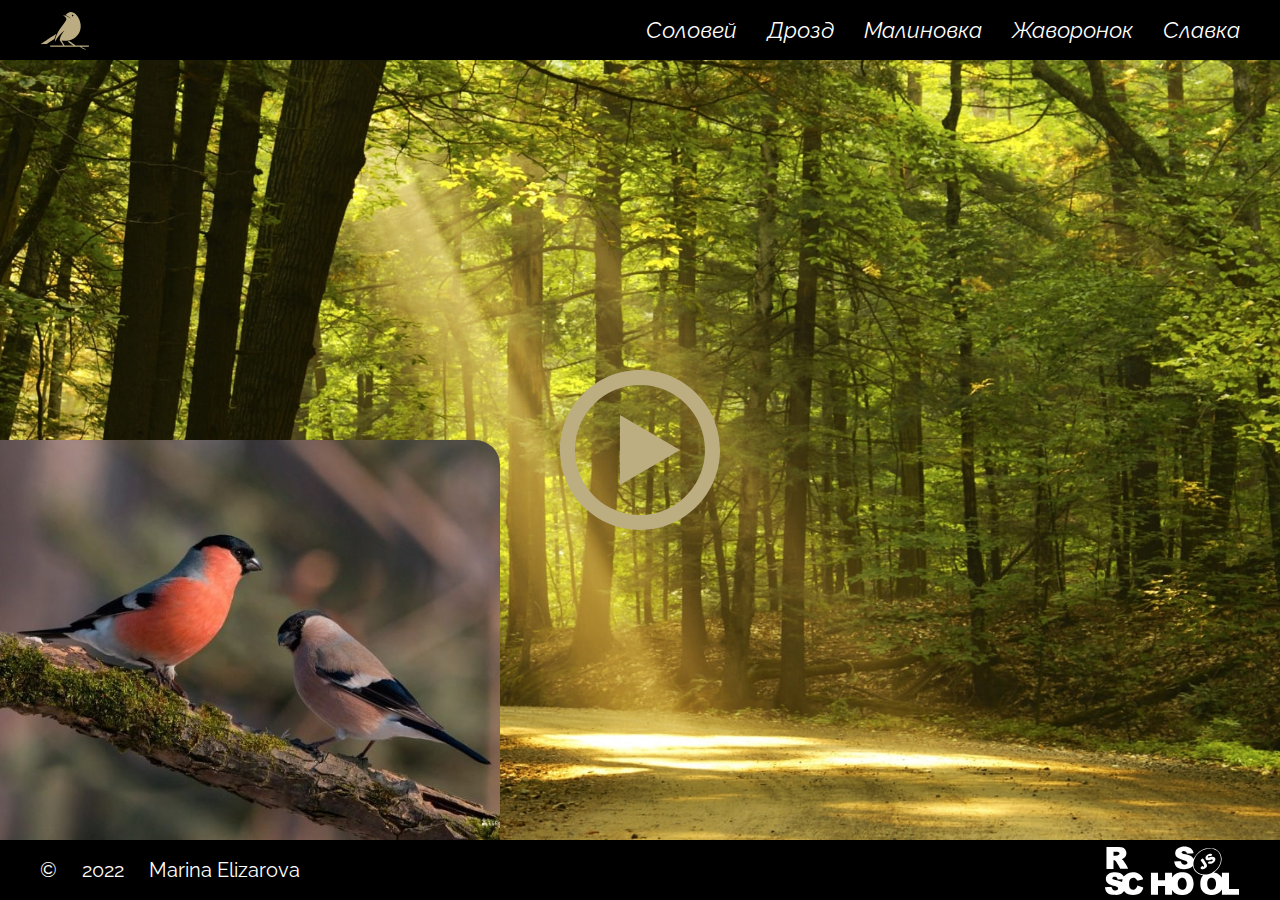
<file: eco-sounds/index.html>
<!DOCTYPE html>
<html lang="en">

<head>
    <meta charset="UTF-8">
    <meta http-equiv="X-UA-Compatible" content="IE=edge">
    <meta name="viewport" content="width=device-width, initial-scale=1.0">
    <link rel="preconnect" href="https://fonts.googleapis.com">
    <link rel="preconnect" href="https://fonts.gstatic.com" crossorigin>
    <link href="https://fonts.googleapis.com/css2?family=Raleway:ital@0;1&display=swap" rel="stylesheet">
    <link rel="stylesheet" href="./style.css">
    <link rel="icon" href="./assets/favicon.ico">
    <title>Eco sounds</title>
</head>

<body>
    <header class="header">
        <div class="container" data-js="nav-container">
            <div class="header__logo nav-item nav-item--active" data-js="nav-item" data-bird="forest"></div>
            <nav class="header__nav nav">
                <ul class="nav__list nav-list">
                    <li class="nav-list__item nav-item" data-js="nav-item" data-bird="solovey">Соловей</li>
                    <li class="nav-list__item nav-item" data-js="nav-item" data-bird="drozd">Дрозд</li>
                    <li class="nav-list__item nav-item" data-js="nav-item" data-bird="zarynka">Малиновка</li>
                    <li class="nav-list__item nav-item" data-js="nav-item" data-bird="javoronok">Жаворонок</li>
                    <li class="nav-list__item nav-item" data-js="nav-item" data-bird="slavka">Славка</li>
                </ul>
            </nav>
        </div>
    </header>
    <main class="main" data-js="main">
        <div class="main__bird" data-js="bird"></div>
        <button class="main__btn-play btn-play" data-js="audio-btn"></button>
    </main>
    <footer class="footer">
        <div class="container">
            <div class="footer__item">
                <span class="footer__element">©</span>
                <span class="footer__year">2022</span>
                <a href="https://github.com/seagirl1110" target="_blank" class="footer__my-github">Marina Elizarova</a>
            </div>
            <a href="https://rs.school/js-stage0/" target="_blank" class="footer__school"></a>
        </div>
    </footer>
    <script src="./script.js"></script>
</body>

</html>
</file>
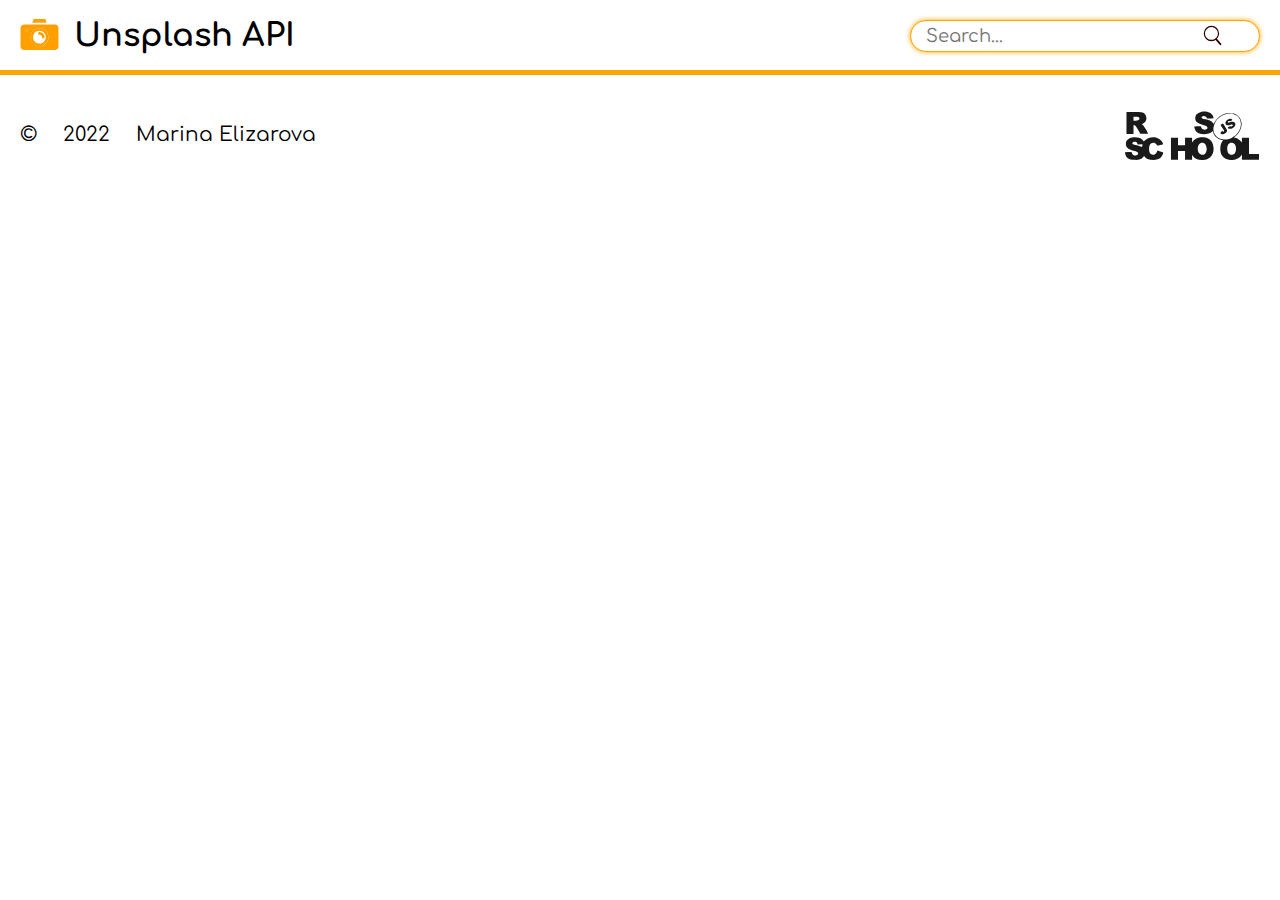
<file: image-galery/index.html>
<!DOCTYPE html>
<html lang="en">

<head>
    <meta charset="UTF-8">
    <meta http-equiv="X-UA-Compatible" content="IE=edge">
    <meta name="viewport" content="width=device-width, initial-scale=1.0">
    <link rel="preconnect" href="https://fonts.googleapis.com">
    <link rel="preconnect" href="https://fonts.gstatic.com" crossorigin>
    <link href="https://fonts.googleapis.com/css2?family=Comfortaa:wght@400;700&display=swap" rel="stylesheet">
    <link rel="stylesheet" href="./style.css">
    <link rel="icon" href="./assets/favicon.ico">
    <title>Image-gallery</title>
</head>

<body>
    <header class="header">
        <div class="container container--header">
            <div class="header__logo"></div>
            <h1 class="header__title">Unsplash API</h1>
            <div class="header__search-wrapper">
                <input class="header__search" type="search" placeholder="Search..." data-js="search" autofocus autocomplete="off">
                <button class="header__search-btn" data-js="search-btn"></button>
            </div>
            
        </div>
    </header>
    <main class="main">
        <div class="container container--main" data-js="gallery"></div>
    </main>
    <footer class="footer">
        <div class="container">
            <div class="footer__item">
                <span class="footer__element">©</span>
                <span class="footer__year">2022</span>
                <a href="https://github.com/seagirl1110" target="_blank" class="footer__my-github">Marina Elizarova</a>
            </div>
            <a href="https://rs.school/js-stage0/" target="_blank" class="footer__school"></a>
        </div>
    </footer>
    <script src="./script.js"></script>
</body>
</html>
</file>
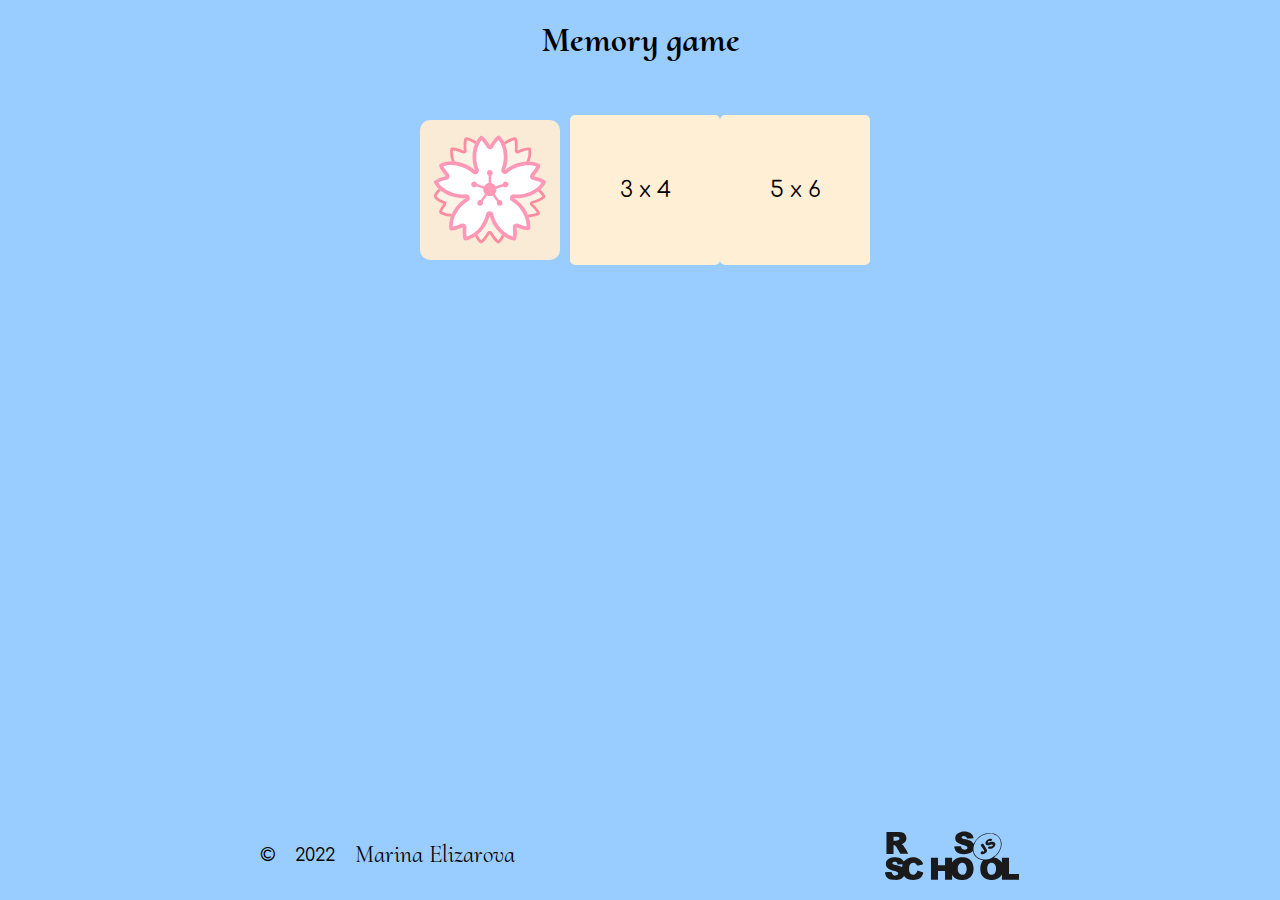
<file: memory-game/index.html>
<!DOCTYPE html>
<html lang="en">

<head>
        <meta charset="UTF-8">
        <meta http-equiv="X-UA-Compatible" content="IE=edge">
        <meta name="viewport" content="width=device-width, initial-scale=1.0">
        <title>Memory game</title>
        <link rel="preconnect" href="https://fonts.googleapis.com">
        <link rel="preconnect" href="https://fonts.gstatic.com" crossorigin>
        <link href="https://fonts.googleapis.com/css2?family=Comfortaa:wght@400;700&family=Cormorant+Upright:wght@400;700&display=swap"
                rel="stylesheet">
        <link rel="stylesheet" href="./style.css">
        <link rel="icon" href="./assets/svg/back-card.svg">
</head>

<body>
        <header class="header">Memory game</header>
        <main class="game">
                <section class="game__cards cards" data-js="cards-container">
                        <div class="cards__item card" data-js="card" data-animal="hedgehog">
                                <img src="./assets/svg/hedgehog.svg" alt="hedgehog"
                                        class="card__img card-img card-img--front">
                                <img src="./assets/svg/back-card.svg" alt="card-back"
                                        class="card__img card-img card-img--back">
                        </div>
                        <div class="cards__level level">
                                <button class="level__btn level-btn level-btn--easy btn" data-js="btn-level"
                                        data-level="easy">3 x 4</button>
                                <button class="level__btn level-btn level-btn--hard btn" data-js="btn-level"
                                        data-level="hard">5 x 6</button>
                        </div>
                </section>
                <section class="game__result result" data-js="result-block">
                        <div class="result__score" data-js="current-score"></div>
                        <div class="result__table result-table">
                                <h2 class="result-table__title">Таблица рекордов</h2>
                                <ul class="result-table__gamers gamers" data-js="result-table"></ul>
                        </div>
                        <button class="result__btn-restart" data-js="restart">New game</button>
                </section>
        </main>
        <footer class="footer">
                <div class="footer__container">
                        <div class="footer__item">
                                <span class="footer__element">©</span>
                                <span class="footer__year">2022</span>
                                <a href="https://github.com/seagirl1110" target="_blank"
                                        class="footer__my-github">Marina Elizarova</a>
                        </div>
                        <a href="https://rs.school/js-stage0/" target="_blank" class="footer__school"></a>
                </div>
        </footer>
        <script src="./script.js"></script>
</body>

</html>
</file>
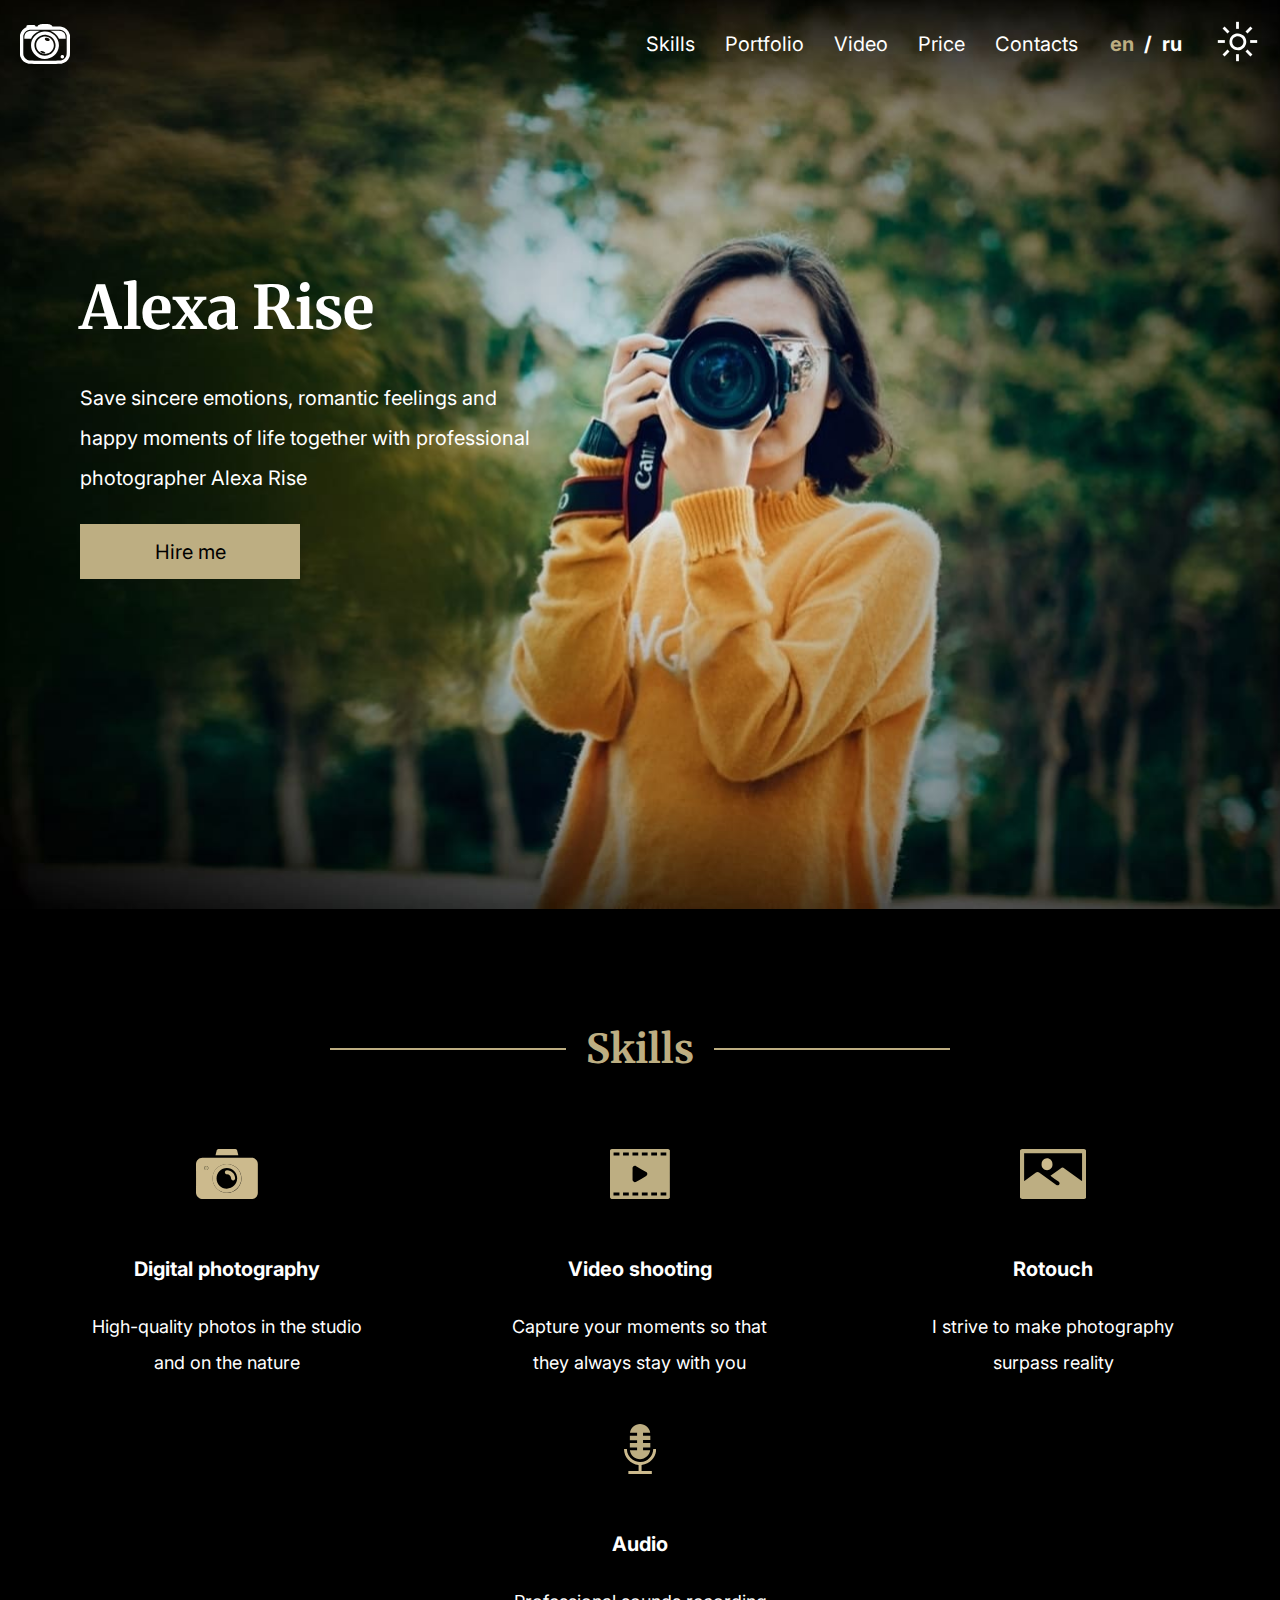
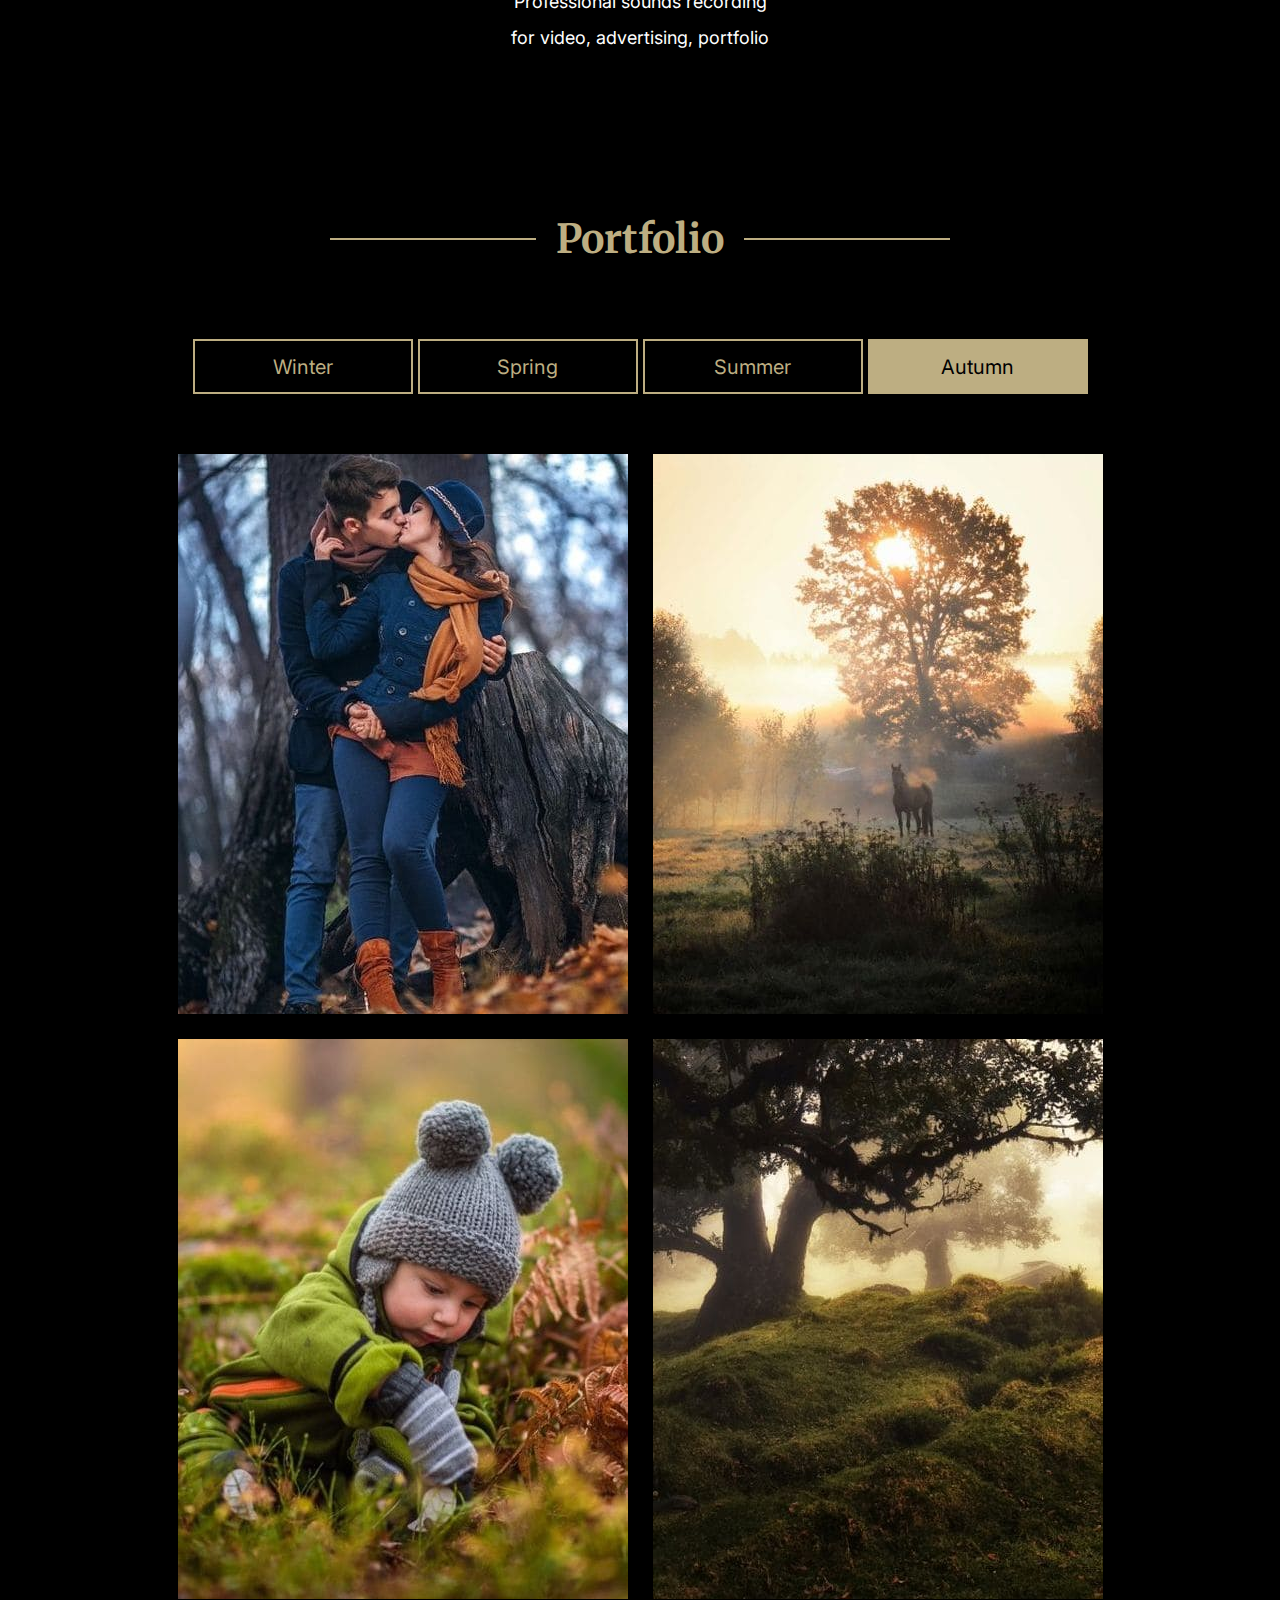
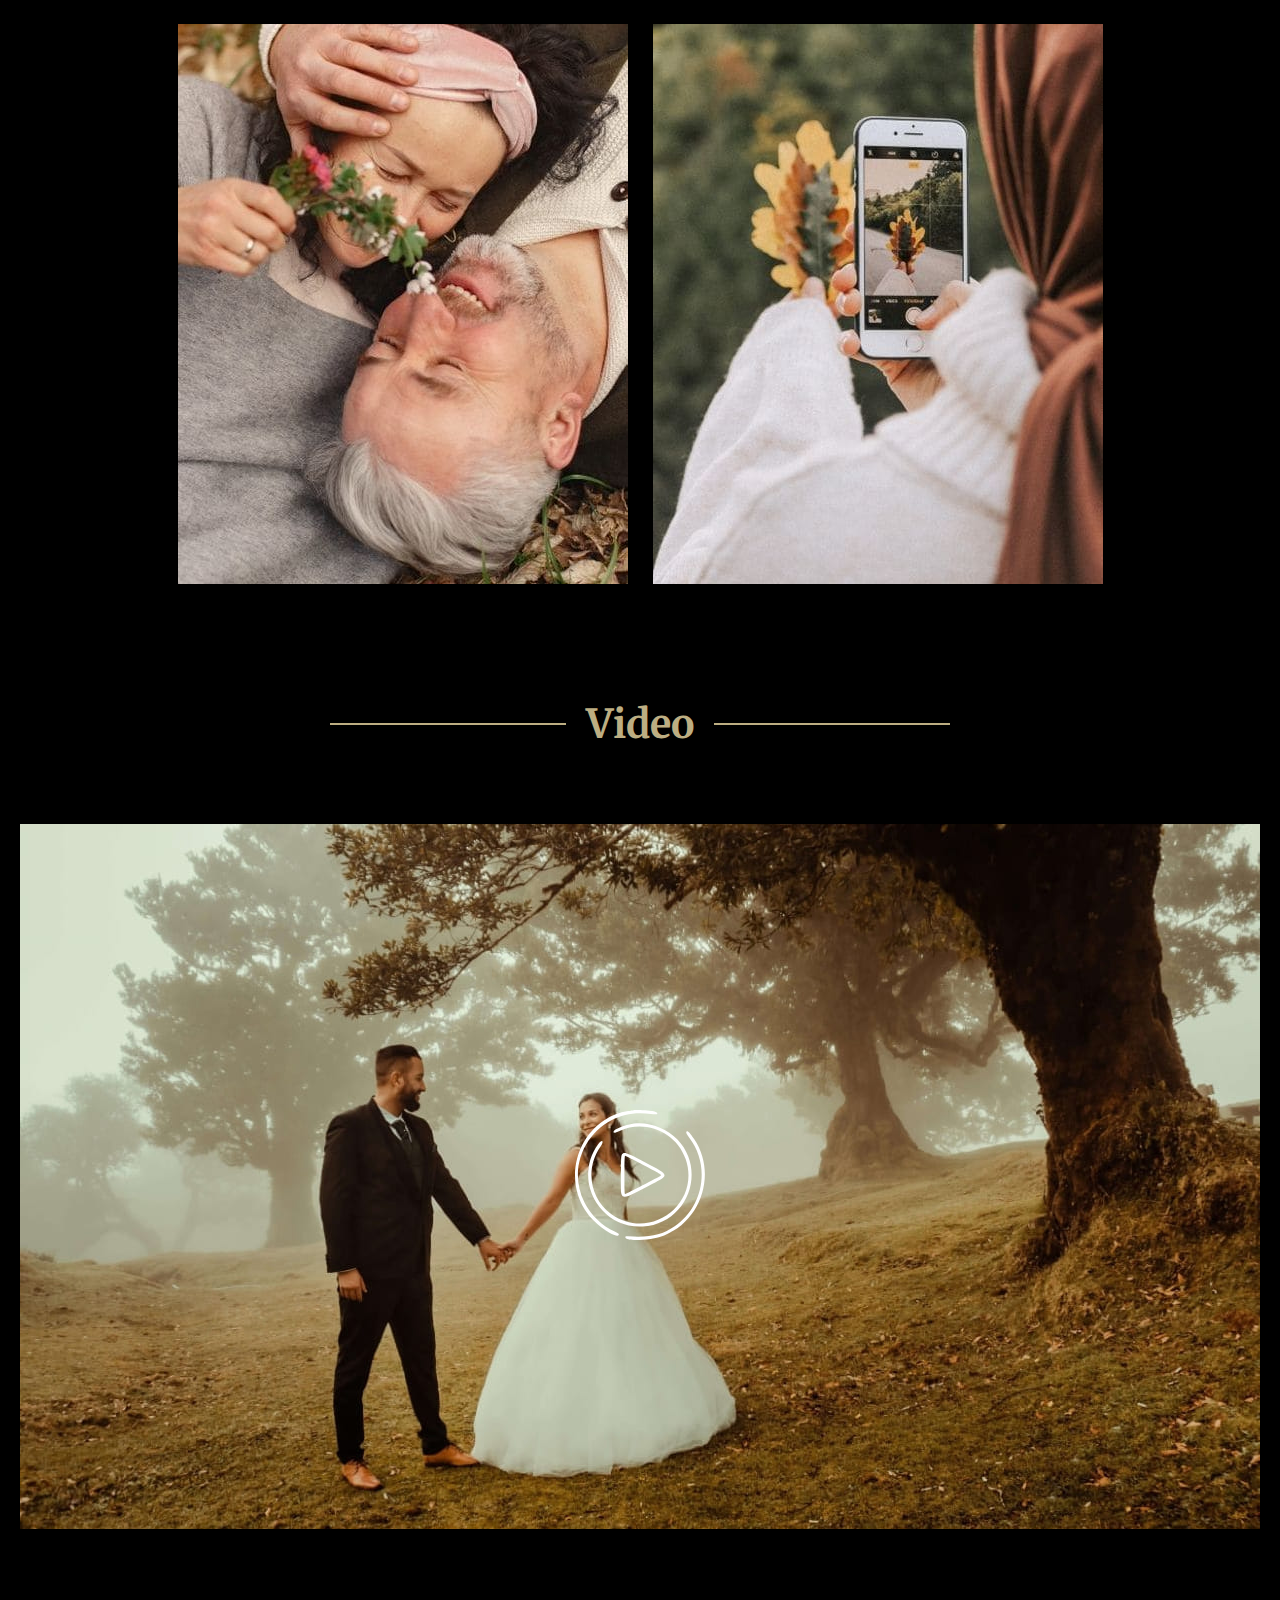
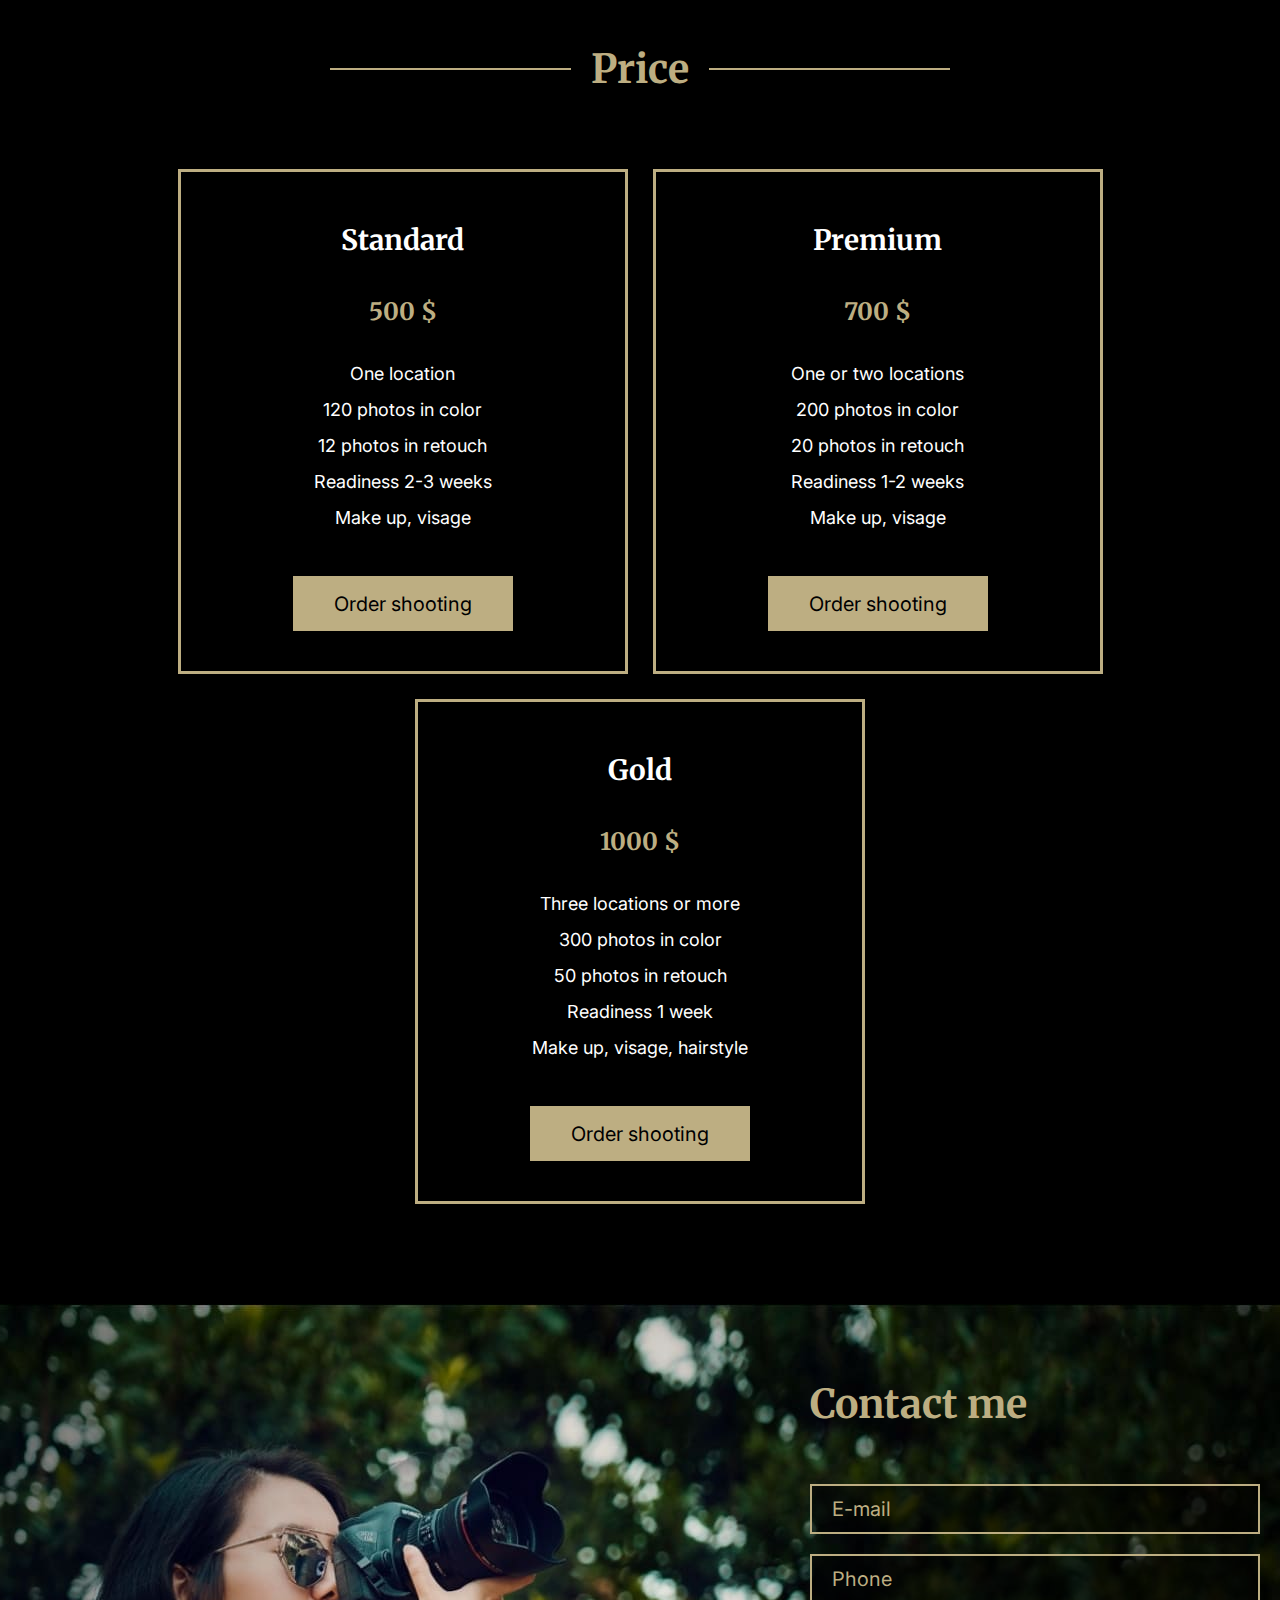
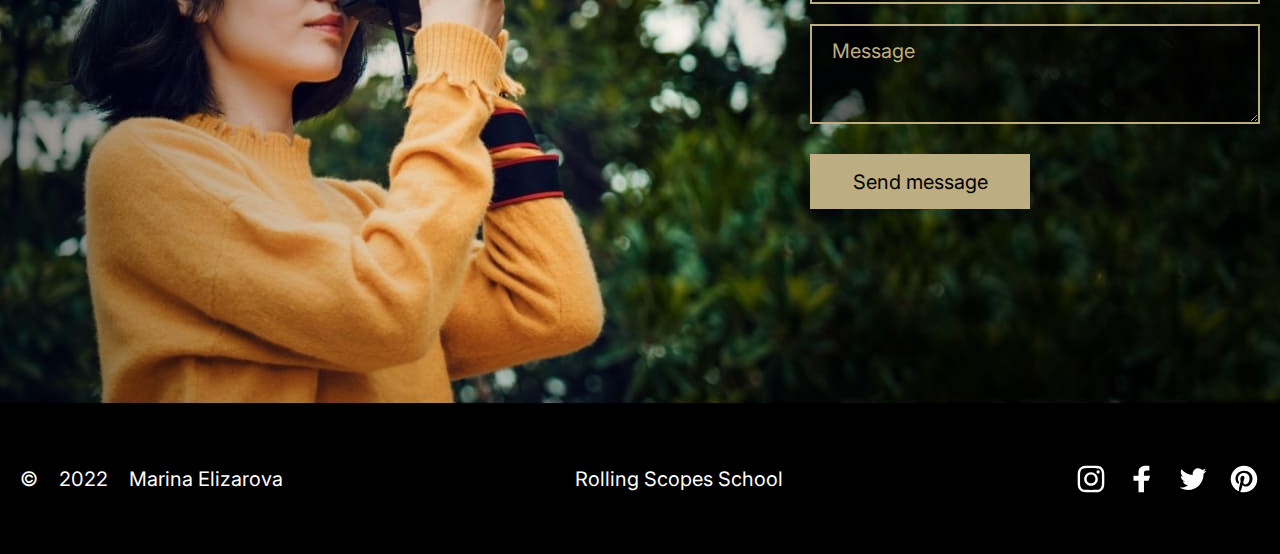
<file: portfolio/index.html>
<!DOCTYPE html>
<html lang="en">

<head>
    <meta charset="UTF-8">
    <meta http-equiv="X-UA-Compatible" content="IE=edge">
    <meta name="viewport" content="width=device-width, initial-scale=1.0">
    <title>portfolio</title>
    <link rel="stylesheet" href="css/style.css">
    <link rel="stylesheet" href="css/media.css">
    <link rel="preconnect" href="https://fonts.googleapis.com">
    <link rel="preconnect" href="https://fonts.gstatic.com" crossorigin>
    <link
        href="https://fonts.googleapis.com/css2?family=Inter:wght@400;700&family=Merriweather:wght@400;700&display=swap"
        rel="stylesheet">
    <link rel="icon" href="assets/favicon.ico">
</head>

<body data-js="body">
    <header class="header">
        <div class="container container--header">
            <a href="#" class="header__logo logo" target="_blank">
                <svg class="logo__img" width="50" height="50" viewBox="0 0 50 50" fill="none"
                    xmlns="http://www.w3.org/2000/svg">
                    <path
                        d="M20.4506 5.25918C19.0919 5.69691 17.9456 6.47652 17.6601 7.15634L17.5398 7.4419L15.6561 7.43301L15.4116 6.93006C15.2253 6.54668 15.063 6.3708 14.7263 6.18701L14.2864 5.94591H11.1062C6.93498 5.94591 6.40895 6.15341 6.40895 7.80355V8.26796L5.69955 8.61478C3.08441 9.8924 1.03538 12.416 0.225789 15.3546L0.000346207 16.1748V26.2584C0.000346207 37.2698 -0.0327188 36.5584 0.547422 38.1166C1.84798 41.6086 4.86291 44.1352 8.54915 44.8258C9.78859 45.0581 40.2114 45.0581 41.4508 44.8258C45.1371 44.1362 48.152 41.6096 49.4526 38.1166C50.0327 36.5584 49.9997 37.2698 49.9997 26.2584V16.1748L49.7832 15.4031C48.649 11.3647 45.7433 8.61182 41.6342 7.67905C41.02 7.53972 40.2134 7.50514 36.6765 7.46858L32.4532 7.42412L32.3369 7.14745C32.0504 6.46565 30.8209 5.64553 29.4663 5.23349C28.3992 4.9084 21.4756 4.92816 20.4506 5.25918V5.25918ZM40.0601 10.8222C43.053 11.1256 45.3856 12.9526 46.3976 15.7874L46.6731 16.5591L46.7012 25.871C46.7332 36.5189 46.7653 36.0218 45.9236 37.7342C44.9758 39.662 43.064 41.1205 40.9288 41.5453C39.7856 41.7726 10.2114 41.7726 9.07118 41.5453C6.91594 41.1145 5.0112 39.6284 4.00923 37.5949C3.24473 36.0426 3.26677 36.4072 3.29883 25.871L3.32689 16.5591L3.63149 15.7163C4.60841 13.0168 6.9961 11.1167 9.77356 10.8291C10.9589 10.7066 38.8517 10.6997 40.0601 10.8212V10.8222ZM9.51706 11.8884C6.37889 12.3419 4.35391 14.8942 4.35391 18.398V19.6954H11.0661L11.2915 19.2369C12.2845 17.2123 14.2844 15.0167 16.4357 13.5869C17.2402 13.0524 19.3614 11.9763 19.6109 11.9763C19.669 11.9763 19.7161 11.9328 19.7161 11.8795C19.7161 11.7609 10.3457 11.7678 9.51706 11.8874V11.8884ZM30.2839 11.8548C30.2839 11.9002 30.4492 11.9951 30.6506 12.0652C33.7206 13.1294 37.462 16.4702 38.7385 19.2863L38.9249 19.6964H45.6471V18.399C45.6471 15.1284 44.1341 12.9842 41.1462 12.0168C40.5581 11.8261 30.2849 11.674 30.2849 11.8558L30.2839 11.8548ZM24.0707 12.5178C12.6663 13.6156 7.13237 25.9748 14.0931 34.7976C21.7892 44.5512 37.8768 39.7015 38.8858 27.3236C39.5611 19.0343 32.2528 11.7313 24.0707 12.5178V12.5178ZM26.6638 15.9455C33.2327 16.8753 37.3277 23.963 34.8278 30.0774C31.9482 37.1216 22.708 38.9279 17.4136 33.4804C10.3908 26.2544 16.5819 14.5187 26.6638 15.9455V15.9455ZM23.8723 17.5719C17.9617 18.395 14.553 24.3474 16.8886 29.7701C19.5698 35.9942 28.5605 36.7659 32.376 31.1001C36.5512 24.9007 31.2949 16.5394 23.8723 17.5719V17.5719ZM27.7168 18.9098C28.8581 19.2596 29.7118 20.0768 29.7318 20.8366C29.7779 22.5886 26.2289 22.5332 25.0416 20.7635C24.1388 19.4187 25.747 18.3051 27.7168 18.9098V18.9098ZM22.701 32.2552C23.7821 32.4805 25.3923 33.4557 25.3923 33.8846C25.3923 34.8865 21.7581 34.2393 20.697 33.0486C19.9636 32.2245 20.8564 31.8708 22.701 32.2552V32.2552ZM41.9128 35.9991C39.8938 36.6167 40.2846 39.3863 42.3897 39.3794C44.5309 39.3725 44.6902 36.2629 42.564 35.9734C42.3486 35.9438 42.056 35.9556 41.9128 36.0001V35.9991Z" />
                </svg>
            </a>
            <nav class="header__menu menu" data-js="menu">
                <ul class="menu__list">
                    <li class="menu__item"><a href="#skills" class="menu__link" data-js="menu-link"
                            data-i18n="skills">Skills</a></li>
                    <li class="menu__item"><a href="#portfolio" class="menu__link" data-js="menu-link"
                            data-i18n="portfolio">Portfolio</a></li>
                    <li class="menu__item"><a href="#video" class="menu__link" data-js="menu-link"
                            data-i18n="video">Video</a></li>
                    <li class="menu__item"><a href="#price" class="menu__link" data-js="menu-link"
                            data-i18n="price">Price</a></li>
                    <li class="menu__item"><a href="#contacts" class="menu__link" data-js="menu-link"
                            data-i18n="contacts">Contacts</a></li>
                </ul>
            </nav>
            <div class="header__toggle-lng toggle-lng" data-js="toggle-lng">
                <span class="toggle-lng__item toggle-lng-item toggle-lng-item--active" data-js="toggle-lng-item"
                    data-lng="en">en</span>
                <span class="toggle-lng__slash">/</span>
                <span class="toggle-lng__item toggle-lng-item" data-js="toggle-lng-item" data-lng="ru">ru</span>
            </div>
            <div class="header__toggle-theme toggle-theme" data-js="toggle-theme">
                <svg class="toggle-theme__img" width="45" height="45" viewBox="0 0 45 45" fill="none"
                    xmlns="http://www.w3.org/2000/svg">
                    <path
                        d="M22.8375 17.2125C23.95 17.2125 25.0376 17.5424 25.9626 18.1605C26.8876 18.7786 27.6086 19.6571 28.0343 20.6849C28.4601 21.7127 28.5715 22.8437 28.3544 23.9349C28.1374 25.026 27.6016 26.0283 26.815 26.815C26.0283 27.6016 25.026 28.1374 23.9349 28.3544C22.8437 28.5715 21.7127 28.4601 20.6849 28.0343C19.6571 27.6086 18.7786 26.8876 18.1605 25.9626C17.5424 25.0376 17.2125 23.95 17.2125 22.8375C17.2144 21.3462 17.8076 19.9166 18.8621 18.8621C19.9166 17.8076 21.3462 17.2144 22.8375 17.2125ZM22.8375 14.4C21.1687 14.4 19.5374 14.8949 18.1499 15.822C16.7623 16.7491 15.6809 18.0669 15.0423 19.6086C14.4037 21.1504 14.2366 22.8469 14.5621 24.4836C14.8877 26.1203 15.6913 27.6237 16.8713 28.8037C18.0513 29.9837 19.5547 30.7873 21.1914 31.1129C22.8281 31.4384 24.5246 31.2713 26.0664 30.6327C27.6081 29.9941 28.9259 28.9127 29.853 27.5251C30.7802 26.1376 31.275 24.5063 31.275 22.8375C31.275 20.5997 30.3861 18.4536 28.8037 16.8713C27.2214 15.2889 25.0753 14.4 22.8375 14.4Z" />
                    <path d="M7.58531 9.58078L9.57375 7.59094L14.5041 12.5213L12.5156 14.5097L7.58531 9.58078Z" />
                    <path d="M2.8125 21.1008H9.84375V23.9133H2.8125V21.1008Z" />
                    <path d="M7.58531 35.4333L12.5156 30.503L14.5041 32.4928L9.57375 37.4217L7.58531 35.4333Z" />
                    <path d="M21.0938 35.1633H23.9062V42.1945H21.0938V35.1633Z" />
                    <path d="M30.4973 32.4928L32.4858 30.503L37.4161 35.4333L35.4277 37.4217L30.4973 32.4928Z" />
                    <path d="M35.1562 21.1008H42.1875V23.9133H35.1562V21.1008Z" />
                    <path d="M30.4973 12.5213L35.4277 7.59094L37.4161 9.58078L32.4858 14.5097L30.4973 12.5213Z" />
                    <path d="M21.0938 2.81953H23.9062V9.85078H21.0938V2.81953Z" />
                </svg>
            </div>
            <button class="header__hamburger-menu hamburger-menu" data-js="hamburger-menu">
                <span class="hamburger-menu__item hamburger-menu-item hamburger-menu-item--1"></span>
                <span class="hamburger-menu__item hamburger-menu-item hamburger-menu-item--2"></span>
                <span class="hamburger-menu__item hamburger-menu-item hamburger-menu-item--3"></span>
            </button>

        </div>
    </header>
    <main class="main">
        <section class="section section--hero hero">
            <div class="container container--hero">
                <h1 class="hero__title" data-i18n="hero-title">Alexa Rise</h1>
                <p class="hero__text" data-i18n="hero-text">Save sincere emotions, romantic feelings and happy moments
                    of life together with
                    professional photographer Alexa Rise</p>
                <button class="hero__btn btn" data-i18n="hire">Hire me</button>
            </div>
        </section>
        <section class="section section--skills skills" id="skills">
            <div class="container">
                <div class="section__title-wrapper">
                    <h2 class="section__title" data-i18n="skills">Skills</h2>
                </div>
                <div class="skills__items-wrapper">
                    <div class="skills__item skills-item">
                        <h3 class="skills-item__title" data-i18n="skill-title-1">Digital photography</h3>
                        <p class="skills-item__text" data-i18n="skill-text-1">High-quality photos in the studio and on
                            the nature</p>
                    </div>
                    <div class="skills__item skills-item">
                        <h3 class="skills-item__title" data-i18n="skill-title-2">Video shooting</h3>
                        <p class="skills-item__text" data-i18n="skill-text-2">Capture your moments so that they always
                            stay with you</p>
                    </div>
                    <div class="skills__item skills-item">
                        <h3 class="skills-item__title" data-i18n="skill-title-3">Retouch</h3>
                        <p class="skills-item__text" data-i18n="skill-text-3">I strive to make photography surpass
                            reality</p>
                    </div>
                    <div class="skills__item skills-item">
                        <h3 class="skills-item__title" data-i18n="skill-title-4">Audio</h3>
                        <p class="skills-item__text" data-i18n="skill-text-4">Professional sounds recording for video,
                            advertising, portfolio</p>
                    </div>
                </div>
            </div>
        </section>
        <section class="section section--portfolio portfolio" id="portfolio">
            <div class="container">
                <div class="section__title-wrapper">
                    <h2 class="section__title" data-i18n="portfolio">Portfolio</h2>
                </div>
                <div class="portfolio__btn-wrapper" data-js="portfolio-btn-wrapper">
                    <button class="portfolio__btn btn portfolio-btn" data-js="portfolio-btn"
                        data-i18n="winter">Winter</button>
                    <button class="portfolio__btn btn portfolio-btn" data-js="portfolio-btn"
                        data-i18n="spring">Spring</button>
                    <button class="portfolio__btn btn portfolio-btn" data-js="portfolio-btn"
                        data-i18n="summer">Summer</button>
                    <button class="portfolio__btn btn portfolio-btn portfolio-btn--active" data-js="portfolio-btn"
                        data-i18n="autumn">Autumn</button>
                </div>
                <div class="portfolio__img-wrapper">
                    <img src="./assets/img/autumn/1.jpg" alt="portfolio-img" class="portfolio__img" width="450"
                        height="560" data-js="portfolio-img">
                    <img src="./assets/img/autumn/2.jpg" alt="portfolio-img" class="portfolio__img" width="450"
                        height="560" data-js="portfolio-img">
                    <img src="./assets/img/autumn/3.jpg" alt="portfolio-img" class="portfolio__img" width="450"
                        height="560" data-js="portfolio-img">
                    <img src="./assets/img/autumn/4.jpg" alt="portfolio-img" class="portfolio__img" width="450"
                        height="560" data-js="portfolio-img">
                    <img src="./assets/img/autumn/5.jpg" alt="portfolio-img" class="portfolio__img" width="450"
                        height="560" data-js="portfolio-img">
                    <img src="./assets/img/autumn/6.jpg" alt="portfolio-img" class="portfolio__img" width="450"
                        height="560" data-js="portfolio-img">
                </div>
            </div>
        </section>
        <section class="section section--video video" id="video">
            <div class="container">
                <div class="section__title-wrapper">
                    <h2 class="section__title" data-i18n="video">Video</h2>
                </div>
                <div class="video__wrapper">
                    <button class="video__btn video-btn">
                        <svg class="video-btn__img" width="130" height="130" viewBox="0 0 130 130" fill="none"
                            xmlns="http://www.w3.org/2000/svg">
                            <path
                                d="M58.521 0.13572C58.0219 0.256183 55.5699 0.686409 53.0729 1.09112C6.17415 8.69809 -16.0083 65.9044 13.0263 104.367C22.0681 116.344 42.8323 129.906 43.8607 124.506C43.9895 123.832 42.7534 122.978 39.6854 121.624C27.0991 116.065 15.7097 105.112 9.49548 92.5938C-13.0744 47.1276 25.5402 -4.32319 75.965 4.02852C83.5399 5.28359 84.8555 2.66782 77.4319 1.11129C74.053 0.402757 60.344 -0.303999 58.521 0.136315V0.13572ZM58.8236 13.5427C49.9562 14.8494 38.5455 19.3896 38.5455 21.6114C38.5455 23.3352 39.8261 23.2017 44.5063 20.9901C70.1424 8.8779 101.354 22.1306 110.64 49.0716C126.075 93.8524 75.1194 131.76 36.427 104.279C14.9264 89.009 9.96843 58.679 25.4031 36.8396C29.4989 31.0443 27.3436 28.5941 23.1612 34.2914C-2.60779 69.3966 24.2964 118.982 67.7711 116.507C111.658 114.008 132.641 61.4206 102.441 29.6195C91.3694 17.9613 73.5088 11.378 58.8242 13.5415L58.8236 13.5427ZM111.588 21.4488C110.688 22.349 111.376 23.9601 114.257 27.704C135.62 55.4579 128.626 96.9429 99.2939 116.46C86.0768 125.255 74.472 127.692 52.7708 126.233C50.7271 126.096 50.3491 126.252 50.3491 127.237C50.3491 131.711 76.324 130.498 89.2029 125.422C126.968 110.539 141.858 62.4946 119.094 28.9739C114.774 22.6137 112.602 20.4352 111.588 21.4494L111.588 21.4488ZM47.2645 44.1107C46.191 45.2963 46.099 46.6867 45.9347 64.2031C45.6647 92.9997 42.7985 92.1292 77.569 73.8111C94.5145 64.8831 94.6095 65.1632 70.3056 52.4143C51.3039 42.4467 49.3949 41.7584 47.2645 44.1107V44.1107ZM68.2637 55.0052C86.726 64.6481 86.8221 64.7081 85.5308 65.7798C84.0829 66.982 51.1615 84 50.285 84C49.5812 84 49.4412 80.8353 49.4412 64.9324C49.4412 51.5574 49.6388 45.8642 50.1022 45.8642C50.4654 45.8642 58.6385 49.9778 68.2643 55.0052H68.2637Z" />
                        </svg>
                    </button>
                </div>
            </div>
        </section>
        <section class="section section--price price" id="price">
            <div class="container">
                <div class="section__title-wrapper">
                    <h2 class="section__title" data-i18n="price">Price</h2>
                </div>
                <div class="price__cards-wrapper">
                    <article class="price__card card-price">
                        <h3 class="card-price__title">Standard</h3>
                        <h4 class="card-price__subtitle">500 $</h4>
                        <span class="card-price__text" data-i18n="price-description-1-span-1">One location</span>
                        <span class="card-price__text" data-i18n="price-description-1-span-2">120 photos in color</span>
                        <span class="card-price__text" data-i18n="price-description-1-span-3">12 photos in
                            retouch</span>
                        <span class="card-price__text" data-i18n="price-description-1-span-4">Readiness 2-3 weeks</span>
                        <span class="card-price__text" data-i18n="price-description-1-span-5">Make up, visage</span>
                        <button class="card-price__btn btn" data-i18n="order">Order shooting</button>
                    </article>
                    <article class="price__card card-price">
                        <h3 class="card-price__title">Premium</h3>
                        <h4 class="card-price__subtitle">700 $</h4>
                        <span class="card-price__text" data-i18n="price-description-2-span-1">One or two
                            locations</span>
                        <span class="card-price__text" data-i18n="price-description-2-span-2">200 photos in color</span>
                        <span class="card-price__text" data-i18n="price-description-2-span-3">20 photos in
                            retouch</span>
                        <span class="card-price__text" data-i18n="price-description-2-span-4">Readiness 1-2 weeks</span>
                        <span class="card-price__text" data-i18n="price-description-2-span-5">Make up, visage</span>
                        <button class="card-price__btn btn" data-i18n="order">Order shooting</button>
                    </article>
                    <article class="price__card card-price">
                        <h3 class="card-price__title">Gold</h3>
                        <h4 class="card-price__subtitle">1000 $</h4>
                        <span class="card-price__text" data-i18n="price-description-3-span-1">Three locations or
                            more</span>
                        <span class="card-price__text" data-i18n="price-description-3-span-2">300 photos in color</span>
                        <span class="card-price__text" data-i18n="price-description-3-span-3">50 photos in
                            retouch</span>
                        <span class="card-price__text" data-i18n="price-description-3-span-4">Readiness 1 week</span>
                        <span class="card-price__text" data-i18n="price-description-3-span-5">Make up, visage,
                            hairstyle</span>
                        <button class="card-price__btn btn" data-i18n="order">Order shooting</button>
                    </article>
                </div>
            </div>
        </section>
        <section class="section section--contacts contacts" id="contacts">
            <div class="container container--contacts">
                <div class="contacts__wrapper">
                    <h2 class="section__title" data-i18n="contact-me">Contact me</h2>
                    <form class="contacts__form" action="#">
                        <input class="contacts__email contacts__input" type="email" placeholder="E-mail">
                        <input class="contacts__tel contacts__input" type="tel" placeholder="Phone" data-i18n="phone">
                        <textarea class="contacts__message contacts__input" name="contacts-message" cols="30" rows="10"
                            placeholder="Message" data-i18n="message"></textarea>
                        <button class="contacts__btn btn" data-i18n="send-message">Send message</button>
                    </form>
                </div>
            </div>
        </section>
    </main>
    <footer class="footer">
        <div class="container">
            <div class="footer__item">
                <span class="footer__element">©</span>
                <span class="footer__year">2022</span>
                <a href="https://github.com/seagirl1110" target="_blank" class="footer__my-github">Marina Elizarova</a>
            </div>
            <a href="https://rs.school/js-stage0/" target="_blank" class="footer__school">Rolling Scopes School</a>
            <ul class="footer__social social">
                <li class="social__item">
                    <a href="#" target="_blank" class="social__link social-link">
                        <svg class="social-link__img" width="28" height="28" viewBox="0 0 28 28" fill="none"
                            xmlns="http://www.w3.org/2000/svg">
                            <path
                                d="M15.36 0.666992C17.76 0.666992 18.267 0.693992 19.493 0.746992C20.906 0.813992 21.88 1.03999 22.72 1.37399C23.6 1.70699 24.347 2.17399 25.08 2.90699C25.827 3.63999 26.28 4.38699 26.627 5.26699C26.96 6.10699 27.174 7.07999 27.24 8.50699C27.307 9.77399 27.32 10.267 27.32 12.934V15.067C27.32 17.734 27.307 18.227 27.24 19.494C27.217 20.659 26.994 21.764 26.604 22.788L26.626 22.721C26.279 23.601 25.826 24.348 25.093 25.081C24.346 25.828 23.6 26.281 22.72 26.628C21.88 26.961 20.907 27.175 19.493 27.241C18.226 27.308 17.72 27.321 15.053 27.321H12.933C10.266 27.321 9.77296 27.308 8.49296 27.241C7.32796 27.218 6.22296 26.995 5.19896 26.605L5.26596 26.627C4.34296 26.274 3.55596 25.753 2.90696 25.094L2.90596 25.093C2.23996 24.441 1.71396 23.649 1.37396 22.764L1.35896 22.719C0.991964 21.763 0.768964 20.657 0.745964 19.502V19.492C0.692964 18.45 0.662964 17.229 0.662964 16.002C0.662964 15.776 0.663964 15.55 0.665964 15.325V15.359V12.626C0.665964 10.226 0.692964 9.71899 0.745964 8.49299C0.812964 7.07999 1.03896 6.10599 1.35896 5.26599C1.70596 4.38599 2.15896 3.63899 2.90596 2.90599C3.55096 2.23899 4.33996 1.71599 5.22296 1.38699L5.26596 1.37299C6.22096 1.00199 7.32596 0.773992 8.48096 0.746992H8.49296C9.71996 0.693992 10.226 0.666992 12.626 0.666992H15.36ZM15.387 3.06699H12.6C10.293 3.06699 9.79996 3.09399 8.59996 3.14699C7.30696 3.19999 6.59996 3.41399 6.13296 3.59999C5.50596 3.83999 5.06596 4.13299 4.59996 4.59999C4.13396 5.06699 3.83996 5.50699 3.59996 6.13299C3.42696 6.59999 3.19996 7.30599 3.14696 8.61299C3.09396 9.81299 3.06696 10.293 3.06696 12.613V15.386C3.06696 17.706 3.09396 18.186 3.14696 19.386C3.19996 20.679 3.41396 21.386 3.59996 21.853C3.83996 22.48 4.13296 22.92 4.59996 23.386C5.06696 23.852 5.50696 24.146 6.13296 24.386C6.59996 24.573 7.30596 24.786 8.61296 24.839C9.90596 24.906 10.373 24.919 13.253 24.919H14.733C17.626 24.919 18.08 24.906 19.386 24.839C20.679 24.786 21.386 24.572 21.853 24.386C22.48 24.146 22.92 23.853 23.386 23.386C23.852 22.919 24.146 22.479 24.386 21.853C24.573 21.386 24.786 20.68 24.839 19.386C24.906 18.079 24.919 17.626 24.919 14.733V13.266C24.919 10.373 24.906 9.90599 24.839 8.59899C24.786 7.30599 24.572 6.59899 24.386 6.13199C24.16 5.53099 23.819 5.01799 23.387 4.59999L23.386 4.59899C22.966 4.16599 22.454 3.82499 21.881 3.60799L21.853 3.59899C21.121 3.32299 20.275 3.15799 19.391 3.14599H19.386C18.358 3.09399 17.155 3.06399 15.944 3.06399C15.748 3.06399 15.552 3.06499 15.356 3.06599H15.386L15.387 3.06699ZM14 7.14699C17.781 7.14699 20.847 10.212 20.847 13.994C20.847 17.776 17.782 20.841 14 20.841C10.219 20.841 7.15296 17.776 7.15296 13.994C7.15296 10.212 10.218 7.14699 14 7.14699ZM14 9.54699C11.544 9.54699 9.55296 11.538 9.55296 13.994C9.55296 16.45 11.544 18.441 14 18.441C16.456 18.441 18.447 16.45 18.447 13.994C18.447 11.538 16.456 9.54699 14 9.54699ZM21.107 5.27999C21.991 5.27999 22.707 5.99599 22.707 6.87999C22.707 7.76399 21.991 8.47999 21.107 8.47999C20.223 8.47999 19.507 7.76399 19.507 6.87999C19.507 5.99599 20.223 5.27999 21.107 5.27999Z" />
                        </svg>
                    </a>
                </li>
                <li class="social__item">
                    <a href="#" target="_blank" class="social__link social-link">
                        <svg class="social-link__img" width="17" height="28" viewBox="0 0 17 28" fill="none"
                            xmlns="http://www.w3.org/2000/svg">
                            <path
                                d="M5.04 27.333L5 15.666H0V10.666H5V7.33302C5 2.84002 7.787 0.666016 11.8 0.666016C13.72 0.666016 15.373 0.799016 15.853 0.866016V5.57302H13.066C10.893 5.57302 10.466 6.61302 10.466 8.13302V10.666H16.666L14.999 15.666H10.466V27.333H5.039H5.04Z" />
                        </svg>
                    </a>
                </li>
                <li class="social__item">
                    <a href="#" target="_blank" class="social__link social-link">
                        <svg class="social-link__img" width="28" height="22" viewBox="0 0 28 22" fill="none"
                            xmlns="http://www.w3.org/2000/svg">
                            <path
                                d="M27.333 2.83998C26.333 3.33298 25.333 3.50698 24.16 3.66698C25.333 2.99998 26.16 1.99998 26.493 0.666984C25.488 1.27498 24.317 1.73798 23.07 1.98898L23 2.00098C21.969 0.986984 20.56 0.354984 19.004 0.333984H19C16.16 0.333984 13.667 2.84098 13.667 5.84098C13.667 6.33398 13.667 6.66798 13.84 7.00098C9.26197 6.82298 5.22097 4.66398 2.52897 1.36198L2.50697 1.33398C2.08197 2.05998 1.83097 2.93198 1.83097 3.86298C1.83097 3.97198 1.83397 4.08098 1.84097 4.18898L1.83997 4.17398C1.87397 6.05198 2.84897 7.69498 4.31297 8.65498L4.33397 8.66798C3.49397 8.66798 2.66697 8.33498 1.82697 8.00098C1.82697 10.668 3.66697 12.841 6.15997 13.334C5.66697 13.507 5.15997 13.507 4.66697 13.507C4.33397 13.507 3.99997 13.507 3.66697 13.334C4.33397 15.507 6.33397 17.174 8.83997 17.174C7.03997 18.629 4.72397 19.509 2.20297 19.509C2.13197 19.509 2.06097 19.508 1.98997 19.507H2.00097H0.667969C3.03297 21.016 5.90397 21.936 8.98397 22H9.00097C19.001 22 24.508 13.667 24.508 6.49298V5.82598C25.655 5.03598 26.601 4.03898 27.311 2.88198L27.335 2.83998H27.333Z" />
                        </svg>
                    </a>
                </li>
                <li class="social__item">
                    <a href="#" target="_blank" class="social__link social-link">
                        <svg class="social-link__img" width="28" height="28" viewBox="0 0 28 28" fill="none"
                            xmlns="http://www.w3.org/2000/svg">
                            <path
                                d="M14 0.666992C6.65699 0.693992 0.713989 6.65299 0.713989 14C0.713989 19.599 4.16599 24.393 9.05699 26.368L9.14599 26.4C9.01299 25.347 8.91899 23.733 9.18599 22.573L10.746 15.946C10.746 15.946 10.346 15.146 10.346 13.973C10.346 12.12 11.426 10.746 12.773 10.746C13.906 10.746 14.466 11.599 14.466 12.613C14.466 13.76 13.733 15.466 13.346 17.053C13.026 18.386 14.013 19.466 15.333 19.466C17.706 19.466 19.52 16.973 19.52 13.373C19.52 10.173 17.227 7.95999 13.947 7.95999C13.871 7.95599 13.783 7.95399 13.694 7.95399C10.505 7.95399 7.92099 10.539 7.92099 13.727C7.92099 13.729 7.92099 13.731 7.92099 13.733C7.92099 14.88 8.36099 16.106 8.90799 16.773C9.01499 16.906 9.02799 17.026 8.98799 17.16L8.61499 18.667C8.56199 18.907 8.41499 18.974 8.17499 18.854C6.49499 18.067 5.45499 15.654 5.45499 13.681C5.45499 9.48099 8.52199 5.62799 14.282 5.62799C18.895 5.62799 22.509 8.90799 22.509 13.321C22.509 17.921 19.602 21.614 15.576 21.614C14.243 21.614 12.963 20.907 12.536 20.081L11.696 23.241C11.265 24.578 10.704 25.739 10.008 26.804L10.042 26.748C11.212 27.12 12.558 27.335 13.953 27.335C21.317 27.335 27.286 21.365 27.286 14.002C27.286 6.65499 21.344 0.695992 14.004 0.668992H14.001L14 0.666992Z" />
                        </svg>
                    </a>
                </li>
            </ul>
        </div>
    </footer>
    <script type="module" src="./js/script.js"></script>
</body>

</html>
</file>
<file: eco-sounds/style.css>
* {
    box-sizing: border-box;
}

body {
    font-family: 'Raleway';
    font-size: 22px;
    font-weight: normal;
    font-style: italic;
    line-height: 40px;
    width: 100%;
    margin: 0;
    background-color: #000000;
    color: #FFFFFF;
}

.container {
    width: calc(100% - 40px);
    max-width: 1440px;
    padding: 5px 20px;
    margin: 0 auto;
    display: flex;
    justify-content: space-between;
}

.header__logo {
    width: 100%;
    max-width: 50px;
    height: 50px;
    background-image: url('./assets/svg/logo.svg');
    background-size: contain;
    background-repeat: no-repeat;
    background-position: center;
    margin-right: 65px;
}

.nav-list {
    display: flex;
    flex-wrap: wrap;
    gap: 5px 30px;
    margin: 0;
    padding: 5px 0;
    list-style: none;
}

.nav-item {
    cursor: pointer;
    transition: all 0.3s;
}

.nav-item:hover {
    color: #BDAF9D;
    text-decoration: underline;
}

.header__logo:hover,
.nav-item--active {
    filter: invert(26%) sepia(15%) saturate(638%) hue-rotate(7deg) brightness(92%) contrast(87%);
}

.nav-item--active:hover {
    filter: none;
}

.main {
    background-image: url('./assets/img/forest-bg.jpg');
    background-repeat: no-repeat;
    height: calc(100vh - 120px);
    min-height: 280px;
    background-size: cover;
    display: flex;
    align-items: center;
    justify-content: center;
    position: relative;
}

.main__bird {
    position: absolute;
    bottom: 0;
    left: 0;
    width: 100%;
    max-width: 500px;
    height: 400px;
    background-image: url('./assets/img/forest.jpg');
    background-repeat: no-repeat;
    background-size: contain;
    background-position: center;
    border-top-right-radius: 25px;
}

.btn-play {
    width: 160px;
    height: 160px;
    background-image: url('./assets/svg/play.svg');
    background-repeat: no-repeat;
    background-size: contain;
    background-color: transparent;
    border: none;
    outline: none;
    transition: all 0.3s;
    position: relative;
    z-index: 10;
    cursor: pointer;
}

.btn-play:hover {
    filter: brightness(.85);
    transform: scale(1.1);
}

.btn-play--pause {
    background-image: url('./assets/svg/pause.svg');
}

.footer {
    font-size: 20px;
    font-style: normal;
}

.footer__item {
    padding: 5px 0;
}

.footer__year {
    margin: 0 20px;
}

.footer__my-github {
    color: #FFFFFF;
    text-decoration: none;
    transition: all 0.3s;
}

.footer__my-github:hover {
    color: #bdae82;
    text-decoration: underline;
}

.footer__school {
    width: 135px;
    height: 50px;
    background-image: url('./assets/svg/rss.svg');
    background-repeat: no-repeat;
    background-size: contain;
    transition: all 0.3s;
}

.footer__school:hover {
    filter: invert(26%) sepia(15%) saturate(638%) hue-rotate(7deg) brightness(92%) contrast(87%);
}
</file>
<file: image-galery/style.css>
* {
    box-sizing: border-box;
}

body {
    font-family: 'Comfortaa', cursive;
    font-size: 22px;
    line-height: 50px;
    font-style: normal;
    font-weight: normal;
    color: #000000;
    background-color: #FFFFFF;
    margin: 0;
}

.header {
    border-bottom: 5px solid #ffa500;
}

.container {
    width: 100%;
    max-width: 1280px;
    padding: 10px 20px;
    margin: 0 auto;
    display: flex;
    justify-content: space-between;
    align-items: center;
}

.header__logo {
    width: 39px;
    height: 32px;
    background-image: url('./assets/logo.svg');
    background-repeat: no-repeat;
    background-size: contain;
    filter: invert(26%) sepia(30%) saturate(838%);
}

.header__title {
    font-size: 32px;
    line-height: 35px;
    font-weight: bold;
    margin: 0 auto 0 15px;
}

.header__search-wrapper {
    position: relative;
}

.header__search {
    width: 350px;
    border-radius: 25px;
    border: 1px solid #ffa500;
    outline: none;
    padding: 5px 15px;
    font-family: 'Comfortaa', cursive;
    font-size: 18px;
    line-height: 20px;
    font-style: normal;
    font-weight: normal;
    color: #000000;
    transition: all 0.3s;
}

.header__search:hover,
.header__search:focus {
    box-shadow: 0 0 5px #ffa500;
}

.header__search-btn {
    width: 25px;
    height: 25px;
    position: absolute;
    top: 13px;
    right: 35px;
    background-image: url('./assets/search.svg');
    background-repeat: no-repeat;
    background-size: contain;
    background-color: transparent;
    border: none;
    outline: none;
    transition: all 0.3s;
}

.header__search-btn:hover {
    filter: invert(30%) sepia(25%) saturate(838%);
}

.container--main {
    flex-wrap: wrap;
    justify-content: space-evenly;
}

.gallery__img {
    width: 380px;
    height: 214px;
    margin: 10px;
}

.gallery__no-image {
    width: 700px;
    height: 250px;
    margin: 20px;
    padding: 40px 20px;
    border: 1px solid #ffa500;
    border-radius: 10px;
    text-align: center;
    background-color: antiquewhite;
}

.footer {
    font-size: 20px;
}

.footer__item {
    padding: 5px 0;
}

.footer__year {
    margin: 0 20px;
}

.footer__my-github {
    color: #000000;
    text-decoration: none;
    transition: all 0.3s;
}

.footer__my-github:hover {
    color: #ffa500;
    text-decoration: underline;
}

.footer__school {
    width: 135px;
    height: 50px;
    background-image: url('./assets/rss.svg');
    background-repeat: no-repeat;
    background-size: contain;
    transition: all 0.3s;
    filter: invert(90%);
}

.footer__school:hover {
    filter: invert(30%) sepia(25%) saturate(838%);
}
</file>
<file: memory-game/style.css>
* {
    box-sizing: border-box;
    margin: 0;
    padding: 0;
}

body {
    font-family: 'Comfortaa', cursive;
    font-size: 18px;
    line-height: 40px;
    font-style: normal;
    font-weight: normal;
    color: #000000;
    background-color: #99CCFF;
    display: flex;
    flex-direction: column;
    justify-content: space-between;
    height: 100vh;
    padding: 0 15px;
}

.header {
    width: 100%;
    max-width: 1280px;
    padding: 20px 20px 10px;
    margin: 0 auto;
    text-align: center;
    font-size: 36px;
    font-weight: bold;
    font-family: 'Cormorant Upright', serif;
}

.game {
    position: relative;
    margin: 40px 0 auto;
}

.game__cards {
    margin: auto;
}

.cards {
    max-width: 700px;
    display: flex;
    flex-wrap: wrap;
    justify-content: center;
}

.cards__item {
    margin: 10px;
}

.card {
    width: 140px;
    height: 140px;
    position: relative;
    display: flex;
    justify-content: center;
    align-items: center;
    transition: all 0.4s;
    transform-style: preserve-3d;
    cursor: pointer;
}

.card--flip {
    transform: rotateY(180deg);
}

.card-img {
    position: absolute;
    background-color: #FAEBD7;
    border-radius: 10px;
    width: 100%;
    height: 100%;
    padding: 10px;
    backface-visibility: hidden;
}

.card-img--front {
    transform: rotateY(180deg);
}

.level {
    display: flex;
}

.btn {
    display: block;
    margin: 5px auto;
    padding: 10px;
    width: 150px;
    cursor: pointer;
    outline: none;
    border-radius: 5px;
    border: none;
    font-family: 'Comfortaa', cursive;
    font-size: 22px;
    background-color: #FFEFD5;
}

.btn:hover {
    background-color: #FAEBD7;
    box-shadow: 0 0 10px #6699FF;
}

.result {
    width: 100%;
    color: #FFEFD5;
    background-color: #6699FF;
    opacity: 0.95;
    position: absolute;
    top: 0;
    bottom: 0;
    display: none;
    transition: all 0.3s;
}

.result--visible {
    display: block;
}

.result__score {
    max-width: 600px;
    margin: 10px auto;
    box-shadow: 0 0 10px #FFEFD5;
    border-radius: 10px;
    padding: 20px;
    text-align: center;
}

.result__table {
    margin: 30px auto;
}

.result-table {
    max-width: 500px;
    box-shadow: 0 0 10px #FFEFD5;
    border-radius: 10px;
    padding: 20px;
}

.result-table__title {
    text-decoration: underline;
    margin: 0 0 15px;
    padding: 0;
    font-size: 26px;
    text-align: center;
}

.result-table__gamers {
    margin: 0;
    list-style: none;
}

.gamers__gamer {
    margin: 5px 0;
    padding: 0 5px 0 20px;
}

.gamers__gamer--current {
    border: 3px solid #99CCFF;
    padding: 0 5px 0 15px;
}

.result__btn-restart {
    display: block;
    margin: 5px auto;
    padding: 10px;
    width: 150px;
    cursor: pointer;
    outline: none;
    border-radius: 5px;
    border: none;
    font-family: 'Cormorant Upright', serif;
    font-size: 22px;
    background-color: #FFEFD5;
}

.result__btn-restart:hover {
    background-color: #FAEBD7;
    box-shadow: 0 0 10px #99CCFF;
}

.footer__container {
    width: 100%;
    max-width: 800px;
    padding: 10px 20px 20px;
    margin: 0 auto;
    display: flex;
    justify-content: space-between;
    align-items: center;
}

.footer__item {
    padding: 5px 0;
    display: flex;
    flex-wrap: wrap;
}

.footer__year {
    margin: 0 20px;
}

.footer__my-github {
    color: #000000;
    text-decoration: none;
    transition: all 0.3s;
    font-family: 'Cormorant Upright', serif;
    font-size: 24px;
}

.footer__my-github:hover {
    color: #FFFFFF;
}

.footer__school {
    width: 135px;
    height: 50px;
    margin-left: 20px;
    background-image: url('./assets/svg/rss.svg');
    background-repeat: no-repeat;
    background-size: contain;
    transition: all 0.3s;
    filter: invert(90%);
}

.footer__school:hover {
    filter: invert(0);
}
</file>
<file: portfolio/css/style.css>
html {
    scroll-behavior: smooth;
    box-sizing: border-box;
}

*, *::before, *::after {
    box-sizing: inherit;
}

body {
    font-family: 'Inter', sans-serif;
    font-style: normal;
    font-weight: normal;
    font-size: 20px;
    line-height: 50px;
    color: #FFFFFF;
    background-color: #000000;
    width: 100%;
    margin: 0;
}

.container {
    width: 100%;
    max-width: 1440px;
    margin: 0 auto;
    padding: 0 20px;
}

.container--header {
    display: flex;
    padding: 19px 20px;
}

.logo__img {
    display: block;
    fill: #FFFFFF;
    transition: all 0.3s;
}

.logo__img:hover,
.logo__img:active {
    fill: #BDAE82;
}

.menu {
    margin: 0 17px 0 auto;
}

.menu__list {
    display: flex;
    flex-wrap: wrap;
    margin: 0;
    padding: 0;
    list-style: none;
}

.menu__link {
    color: #FFFFFF;
    text-decoration: none;
    transition: all 0.3s;
    padding: 0 15px;
}

.menu__link:hover,
.menu__link:active {
    color: #BDAE82;
}

.toggle-lng {
    font-weight: bold;
    min-width: 75px;
}

.toggle-lng-item {
    color: #FFFFFF;
    text-decoration: none;
    transition: all 0.3s;
    cursor: pointer;
}

.toggle-lng-item:hover,
.toggle-lng-item:active,
.toggle-lng-item--active {
    color: #BDAE82;
}

.toggle-lng__slash {
    margin: 0 5px;
}

.toggle-theme {
    margin-left: 30px;
    cursor: pointer;
}

.toggle-theme__img {
    display: block;
    fill: #FFFFFF;
    transition: all 0.3s;
}

.toggle-theme__img:hover,
.toggle-theme__img:active {
    fill: #BDAE82;
}

.hamburger-menu {
    position: fixed;
    right: 60px;
    display: none;
    width: 50px;
    height: 50px;
    flex-direction: column;
    justify-content: center;
    align-items: center;
    gap: 10px;
    border: none;
    outline: none;
    background: none;
    padding: 0;
    margin: 0 4px 0 20px;
}

.hamburger-menu-item {
    width: 100%;
    height: 3px;
    background-color: #FFFFFF;
    box-shadow: 1px 1px 3px 0;
    transition: all 0.3s;
}

.hamburger-menu:hover .hamburger-menu-item {
    background-color: #BDAE82;
}

.hamburger-menu--open .hamburger-menu-item {
    box-shadow: none;
}

.hamburger-menu--open .hamburger-menu-item--1 {
    transform: rotate(45deg) translate(10px, 10px);
    width: 62px;
}

.hamburger-menu--open .hamburger-menu-item--2 {
    visibility: hidden;
    transition: all 0.1s;
}

.hamburger-menu--open .hamburger-menu-item--3 {
    transform: rotate(-45deg) translate(10px, -9px);
    width: 62px;
}

.main {
    margin-top: -90px;
}

.section {
    padding-top: 100px;
}

.hero {
    padding: 0;
}

.container--hero {
    background-image: url('../assets/img/hero_bg.jpg');
    background-position: center 0;
    background-repeat: no-repeat;
    background-size: cover;
    padding: 250px 60px 330px 80px;
}

.hero__title {
    font-family: 'Merriweather', serif;
    font-style: normal;
    font-weight: bold;
    font-size: 60px;
    line-height: 120px;
    margin: 0 0 10px;
}

.hero__text {
    line-height: 40px;
    margin: 0 0 26px;
    max-width: 470px;
}

.btn {
    font-family: 'Inter', sans-serif;
    font-size: 20px;
    line-height: 40px;
    color: #000000;
    background-color: #BDAE82;
    width: 220px;
    height: 55px;
    border: 2px solid #BDAE82;
    outline: none;
    padding: 0;
    transition: all 0.3s;
    cursor: pointer;
    position: relative;
    overflow: hidden;
    z-index: 1;
}

.btn::before {
    content: '';
    position: absolute;
    top: 0;
    right: -25px;
    bottom: 0;
    left: 0;
    border-right: 25px solid transparent;
    border-bottom: 55px solid #BDAE82;
    transform: translateX(-100%);
    transition: 0.5s ease-in-out;
    z-index: -1;
}

.btn:hover::before {
    transform: translateX(0);
}

.btn:hover {
    background-color: transparent;
    color: #FFFFFF;
}

.btn:active {
    color: #FFFFFF;
}

.section__title-wrapper {
    position: relative;
    width: 50%;
    margin: 0 auto 60px;
    text-align: center;
}

.section__title-wrapper::before {
    content: "";
    width: 100%;
    height: 2px;
    position: absolute;
    top: 39px;
    left: 0;
    background-color: #BDAE82;
}

.section__title {
    font-family: 'Merriweather', serif;
    font-style: normal;
    font-weight: bold;
    font-size: 40px;
    line-height: 80px;
    text-align: center;
    color: #BDAE82;
    background-color: #000000;
    display: inline;
    margin: 0;
    padding: 0 20px;
    position: relative;
}

.skills__items-wrapper {
    display: flex;
    justify-content: space-between;
    flex-wrap: wrap;
}

.skills-item {
    max-width: 320px;
    padding: 100px 20px 8px;
    background-repeat: no-repeat;
    background-position: center top;
}

.skills-item:nth-child(1) {
    background-image: url('../assets/svg/skills_camera.svg');
    background-size: 62px 50px;
}

.skills-item:nth-child(2) {
    background-image: url('../assets/svg/skills_video.svg');
    background-size: 60px 50px;
}

.skills-item:nth-child(3) {
    background-image: url('../assets/svg/skills_retouch.svg');
    background-size: 66px 50px;
}

.skills-item:nth-child(4) {
    background-image: url('../assets/svg/skills_audio.svg');
    background-size: 32px 50px;
}

.skills-item__title {
    font-weight: bold;
    font-size: 20px;
    line-height: 40px;
    text-align: center;
    margin: 0;
    margin-bottom: 20px;
}

.skills-item__text {
    font-size: 18px;
    line-height: 36px;
    text-align: center;
    margin: 0;
}

.portfolio__btn-wrapper {
    display: flex;
    flex-wrap: wrap;
    justify-content: center;
    margin-bottom: 60px;
    gap: 5px;
}

.portfolio-btn {
    color: #BDAE82;
    background-color: #000000;
}

.portfolio-btn--active {
    color: #000000;
    background-color: #BDAE82;
}

.portfolio__img-wrapper {
    display: flex;
    flex-wrap: wrap;
    gap: 25px;
    justify-content: center;
}

.video__wrapper {
    height: 705px;
    background-image: url('../assets/img/video-player.jpg');
    background-repeat: no-repeat;
    background-size: cover;
    display: flex;
    justify-content: center;
    align-items: center;
}

.video-btn {
    border: none;
    outline: none;
    background-color: rgba(0, 0, 0, 0);
}

.video-btn__img {
    fill: #FFFFFF;
    transition: all 0.3s;
}

.video-btn__img:hover,
.video-btn__img:active {
    fill: #BDAE82;
}

.price {
    padding-bottom: 100px;
}

.price__cards-wrapper {
    display: flex;
    flex-wrap: wrap;
    gap: 25px;
    justify-content: center;
}

.card-price {
    width: 450px;
    border: 3px solid #BDAE82;
    text-align: center;
    padding: 40px;
}

.card-price__title {
    font-family: 'Merriweather', serif;
    font-style: normal;
    font-weight: bold;
    font-size: 28px;
    line-height: 56px;
    margin: 0;
    margin-bottom: 20px;
}

.card-price__subtitle {
    font-family: 'Merriweather', serif;
    font-style: normal;
    font-weight: bold;
    font-size: 24px;
    line-height: 48px;
    color: #BDAE82;
    margin: 0;
    margin-bottom: 20px;
}

.card-price__text {
    display: block;
    font-size: 18px;
    line-height: 36px;
}

.card-price__btn {
    margin-top: 40px;
}

.contacts {
    padding: 0;
}

.container--contacts {
    background-image: url('../assets/img/contacts_bg.jpg');
    background-repeat: no-repeat;
    background-size: cover;
    background-position: center center;
    padding-top: 60px;
    height: 700px;
}

.contacts__wrapper {
    width: 450px;
    margin: 0 0 0 auto;
}

.contacts__wrapper .section__title {
    padding: 0;
    background-color: rgba(0, 0, 0, 0);
}

.contacts__form {
    display: flex;
    flex-direction: column;
    margin-top: 40px;
}

.contacts__input {
    font-family: 'Inter', sans-serif;
    font-style: normal;
    font-weight: normal;
    font-size: 20px;
    line-height: 40px;
    color: #BDAE82;
    background-color: rgba(0, 0, 0, 0.5);
    border: 2px solid #BDAE82;
    height: 50px;
    padding: 5px 20px;
    margin-bottom: 20px;
}

.contacts__input::placeholder {
    font-family: 'Inter', sans-serif;
    font-style: normal;
    font-weight: normal;
    font-size: 20px;
    line-height: 40px;
    color: #BDAE82;
}

.contacts__message {
    height: 100px;
    margin-bottom: 30px;
}

.footer .container {
    display: flex;
    padding: 50px 20px;
}

.footer__year {
    margin: 0 16px;
}

.footer__school {
    margin: 0 auto 0 332px;
}

.footer__my-github,
.footer__school {
    color: #FFFFFF;
    text-decoration: none;
    transition: color 0.3s;
}

.footer__my-github:hover,
.footer__my-github:active,
.footer__school:hover,
.footer__school:active {
    color: #BDAE82;
    text-decoration: underline;
}

.social {
    display: flex;
    gap: 19px;
    list-style: none;
    margin: 0;
    padding: 0;
    align-items: center;
}

.social-link__img {
    display: block;
    width: 32px;
    fill: #FFFFFF;
    transition: all 0.3s;
}

.social-link__img:hover,
.social-link__img:active {
    fill: #BDAE82;
}

.light-theme,
.light-theme .skills,
.light-theme .portfolio,
.light-theme .video,
.light-theme .price {
    background-color: #FFFFFF;
}

.light-theme .header,
.light-theme .hero,
.light-theme .contacts,
.light-theme .footer {
    background-color: #000000;
}

.light-theme .hamburger-menu--open .hamburger-menu-item {
    background-color: #000000;
}

.light-theme .hamburger-menu--open:hover .hamburger-menu-item {
    background-color: #BDAE82;
}

.light-theme .menu--open .menu__list {
    background-color: #FFFFFF;
}

.light-theme .menu--open .menu__link {
    color: #000000;
}

.light-theme .menu__link:hover,
.light-theme .menu__link:active {
    color: #BDAE82;
}

.light-theme .section__title {
    color: #000000;
    background-color: #FFFFFF;
}

.light-theme .section__title-wrapper::before {
    background-color: #000000;
}

.light-theme .skills,
.light-theme .price {
    color: #000000;
}

.light-theme .portfolio-btn {
    color: #000000;
    background-color: #FFFFFF;
}

.light-theme .portfolio-btn:hover {
    color: #FFFFFF;
    background-color: transparent;
}

.light-theme .portfolio-btn--active {
    color: #FFFFFF;
    background-color: #BDAE82;
}

.light-theme .contacts__wrapper .section__title {
    color: #BDAE82;
    background-color: rgba(0, 0, 0, 0);
}
</file>
<file: portfolio/css/media.css>
@media (max-width: 1319px) {
    .container--hero {
        background-position: -100px 0;
    }

    .skills__items-wrapper {
        justify-content: space-around;
    }

    .skills-item {
        margin-bottom: 35px;
        background-position: center top;
    }

    .footer__school {
        margin: 0 auto;
    }

}

@media (max-width: 768px) {
    .container--header {
        padding: 20px 60px;
    }

    .toggle-lng {
        margin-left: auto;
    }

    .toggle-theme {
        margin-right: 85px;
    }

    .hamburger-menu {
        display: flex;
        z-index: 20;
    }

    .menu {
        visibility: hidden;
        position: fixed;
        top: 0;
        bottom: 0;
        right: -100%;
        z-index: 10;
        background-color: rgba(0, 0, 0, 0.5);
        width: 100%;
        margin-top: -20px;
        margin-right: 0px;
        transition: all 0.6s;
        font-size: 35px;
        line-height: 73px;
    }

    .menu__list {
        position: absolute;
        top: 0;
        bottom: 0;
        right: 0;
        flex-direction: column;
        width: 100%;
        max-width: 620px;
        padding-top: 154px;
        padding-left: 112px;
        background-color: #000000;
    }

    .menu__item {
        margin-bottom: 16px;
    }

    .menu--open {
        visibility: visible;
        right: 0;
    }

    .menu--open .menu__list {
        overflow-y: scroll;
    }

    .section {
        padding-top: 80px;
    }

    .hero {
        padding: 0;
    }

    .container--hero {
        padding: 168px 60px 152px;
        background-position: -5px -30px;
        background-size: auto 620px;
    }

    .hero__title {
        font-weight: normal;
        font-size: 32px;
        line-height: 64px;
        margin-bottom: 20px;
    }

    .hero__text {
        line-height: 24px;
        margin-bottom: 60px;
        max-width: 390px;
    }

    .hero__btn {
        width: 219px;
        height: 54px;
    }

    .section__title-wrapper {
        padding: 19px 0 11px;
        margin-bottom: 35px;
    }

    .section__title {
        font-size: 32px;
        line-height: 40px;
    }

    .skills__items-wrapper {
        padding: 10px 0 0 40px;
    }

    .skills-item {
        max-width: 300px;
        padding: 80px 10px 40px;
        margin-right: 44px;
    }

    .skills-item__title {
        margin-bottom: 21px;
    }

    .skills-item__text {
        line-height: 22px;
    }

    .portfolio {
        padding-top: 84px;
    }

    .portfolio__btn-wrapper {
        width: 445px;
        margin: 0 auto 60px;
        padding-top: 15px;
    }

    .video .section__title-wrapper {
        margin-bottom: 50px;
    }

    .video__wrapper {
        margin: 0 -20px;
        height: 418px;
        background-position: -10px 0;
    }

    .video-btn__img {
        width: 65px;
        height: auto;
    }

    .price .section__title-wrapper {
        margin-bottom: 50px;
    }

    .price__cards-wrapper {
        gap: 50px;
    }

    .card-price {
        max-width: 420px;
    }

    .price {
        padding-bottom: 79px;
    }

    .contacts {
        padding: 0;
    }

    .container--contacts {
        padding-top: 72px;
        height: 602px;
    }

    .contacts__wrapper {
        margin: 0 auto;
        text-align: center;
    }

    .contacts__form {
        margin-top: 43px;
    }

    .contacts__input {
        padding: 4px 18px;
    }

    .contacts__btn {
        margin: 0 auto;
    }

    .footer {
        padding: 27px 0 39px;
    }

    .footer .container {
        flex-direction: column;
        text-align: center;
        line-height: 24px;
        padding: 0;
    }

    .footer__item {
        margin-bottom: 16px;
    }

    .social {
        justify-content: center;
        gap: 20px;
        margin-top: 31px;
    }
}

@media (max-width: 479px) {
    .container {
        padding: 0 10px;
    }

    .container--header {
        padding: 20px 10px;
    }

    .hamburger-menu {
        right: 30px;
    }

    .menu {
        font-size: 30px;
        line-height: 50px;
    }

    .menu__list {
        padding-top: 125px;
        padding-left: 80px;
    }

    .container--hero {
        padding: 120px 10px 80px;
        background-position: -140px -100px;
    }

    .section__title-wrapper {
        width: 80%;
    }

    .hero__text {
        max-width: 330px;
    }

    .portfolio__btn-wrapper {
        width: 100%;
    }

    .portfolio__img {
        width: 100%;
        height: auto;
    }

    .video__wrapper {
        margin: 0 -10px;
    }

    .card-price {
        width: 100%;
    }

    .container--contacts {
        padding-top: 72px;
    }

    .contacts__wrapper {
        width: 90%;
    }
}
</file>
